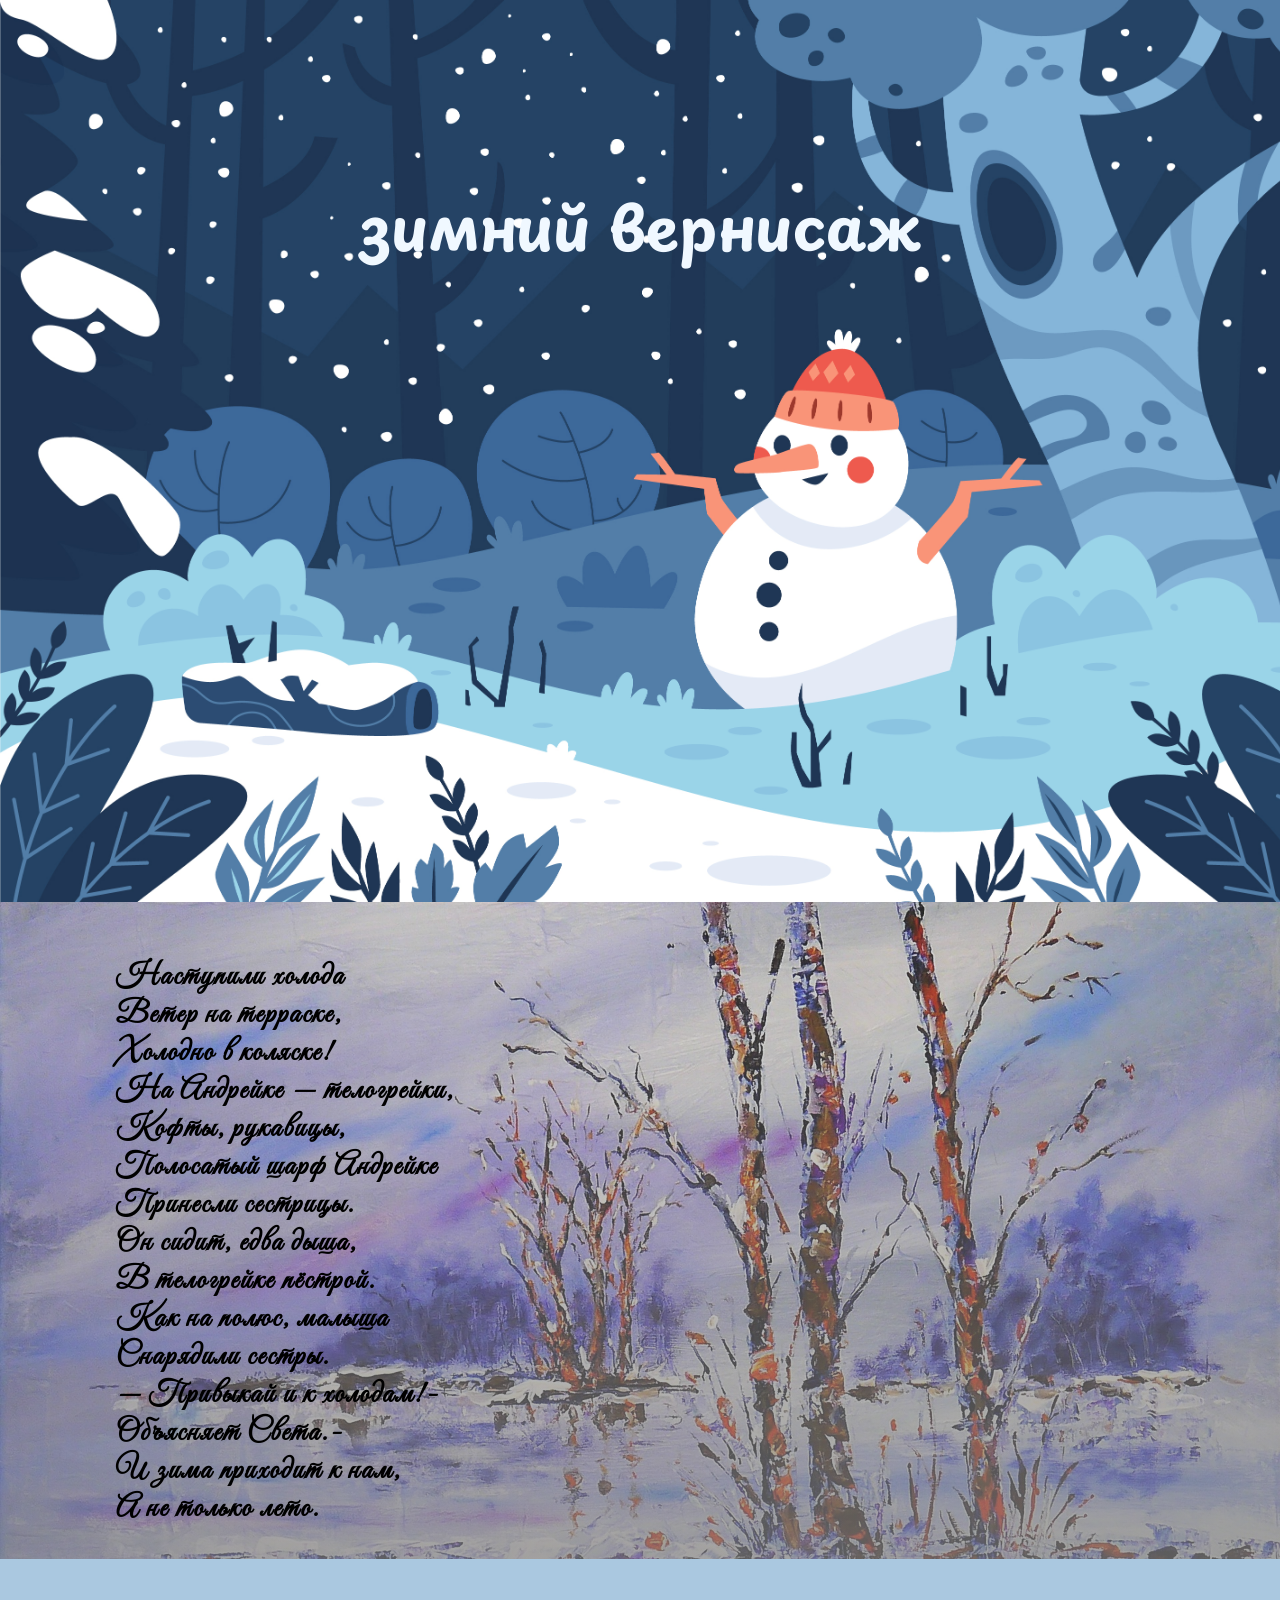
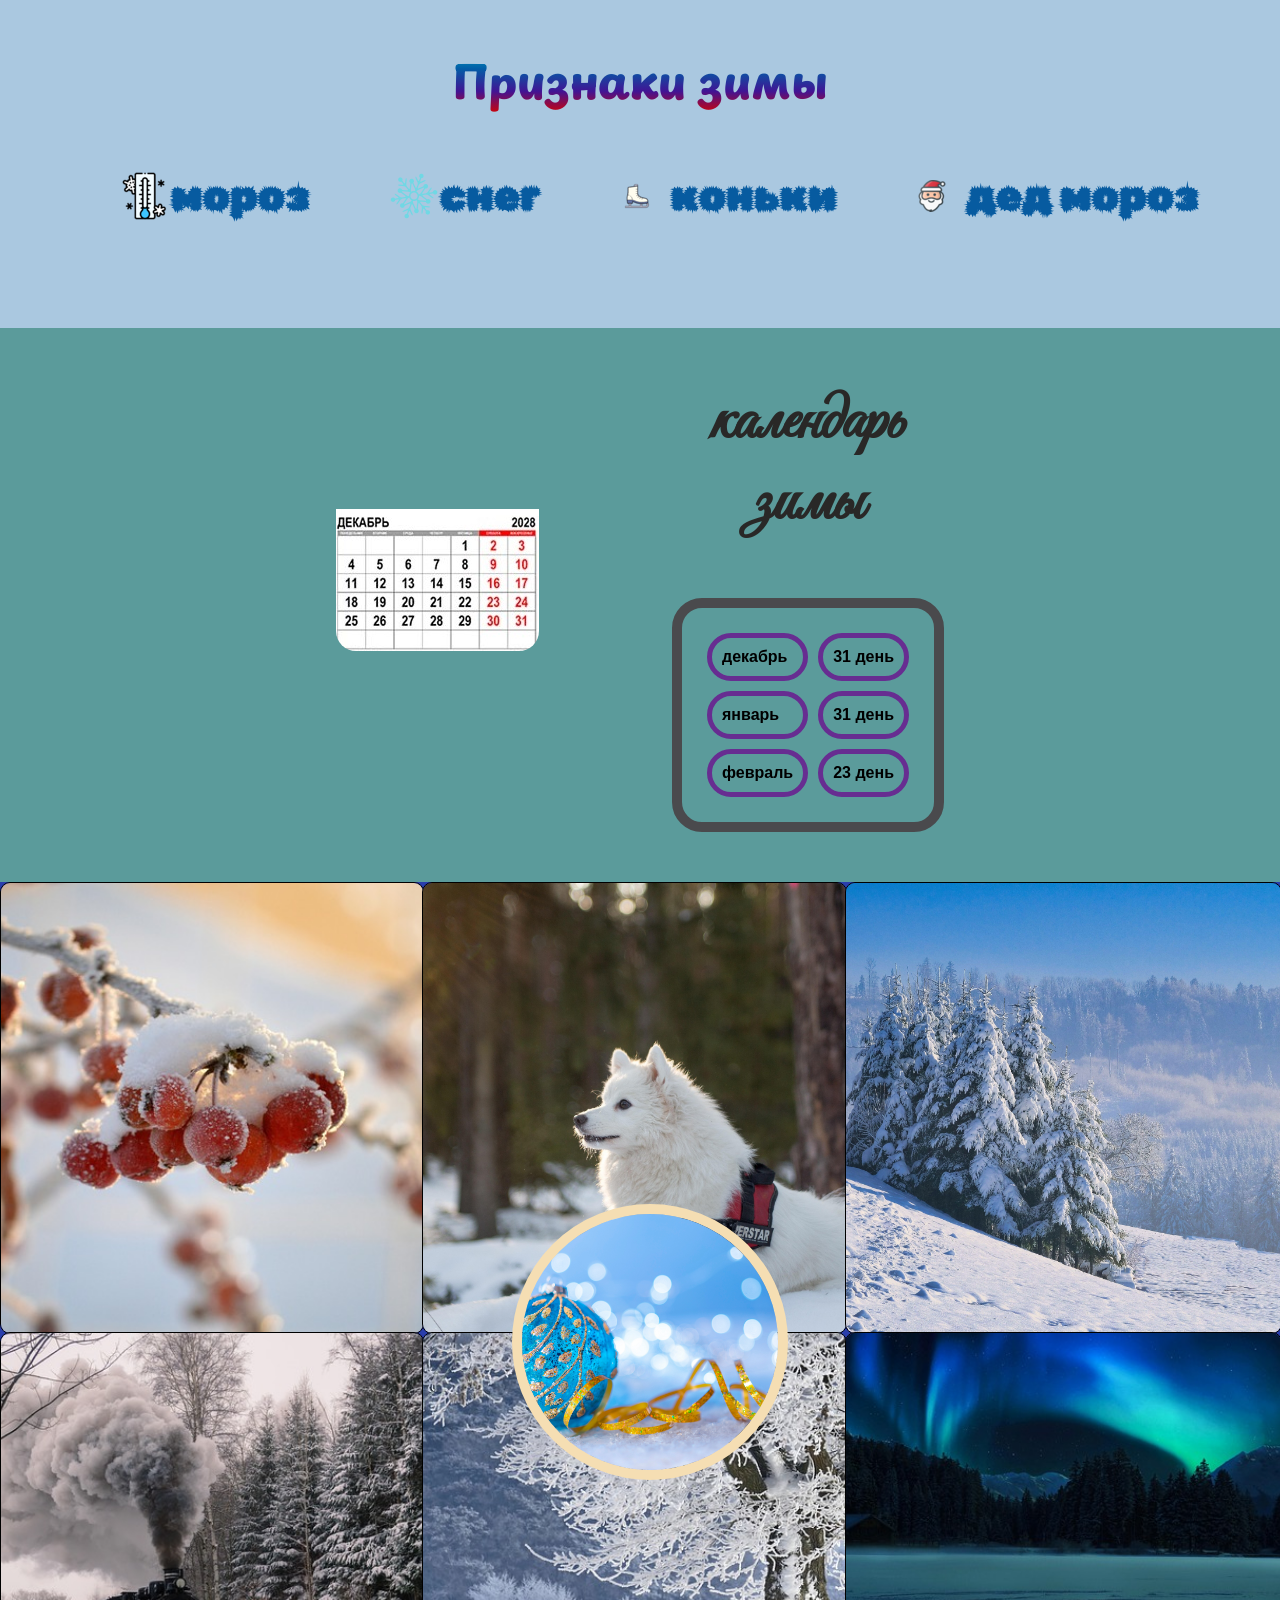
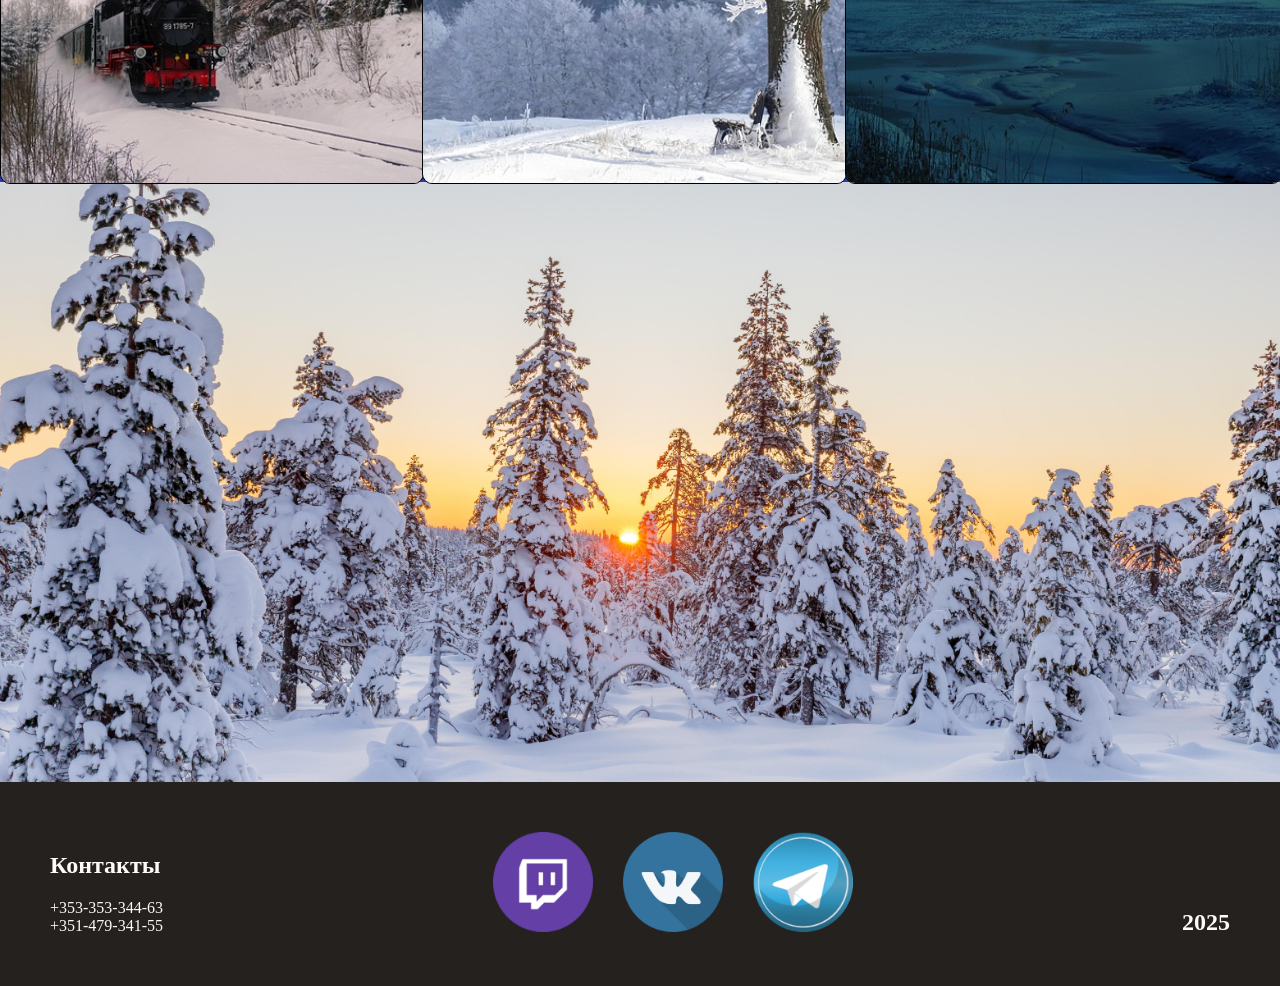
<file: winter.html>
<!DOCTYPE html>
<html lang="en">

<head>
    <meta charset="UTF-8">
    <meta name="viewport" content="width=device-width, initial-scale=1.0">
    <title>Зима</title>
    <link rel="stylesheet" href="winter.css">

</head>

<body>
    <header>
        <img src="img.winter/snowflake-icon_22139.png" alt="" id="снеж1">
        <img src="img.winter/snowflake-icon_22139.png" alt="" id="снеж2">
        <img src="img.winter/snowflake_icon_176581 (1).png" alt="" id="снеж3">
        <img src="img.winter/snowflake_icon_176581 (1).png" alt="" id="снеж4">
        <img src="img.winter/snowflake_icon_176581 (1).png" alt="" id="снеж5">
        <img src="img.winter/snowflake_icon_176581 (1).png" alt="" id="снеж6">
        <h1>зимний вернисаж</h1>
    </header>
    <section id="poema">
        <p>
            Наступили холода <br>
            Ветер на терраске,<br>
            Холодно в коляске!<br>
            На Андрейке — телогрейки,<br>
            Кофты, рукавицы,<br>
            Полосатый шарф Андрейке<br>
            Принесли сестрицы.<br>
            Он сидит, едва дыша,<br>
            В телогрейке пёстрой.<br>
            Как на полюс, малыша<br>
            Снарядили сестры.<br>
            — Привыкай и к холодам!-<br>
            Объясняет Света.-<br>
            И зима приходит к нам,<br>
            А не только лето.
        </p>
    </section>

    <section id="признаки">
        <h2> Признаки зимы</h2>
        <ul>
            <li><a href="#">мороз</a></li>
            <li><a href="#">снег</a></li>
            <li><a href="#">коньки</a></li>
            <li><a href="#">дед моро</a>з</li>
        </ul>
    </section>

    <section id="календарь">
        <div>
            <img src="img.winter/декабрь.jpg" alt="" id="m1">
            <img src="img.winter/январь.jpg" alt="" id="m2">
            <img src="img.winter/февраль.jpg" alt="" id="m3">
        </div>
        <table>
            <caption>
                <h2> календарь зимы</h2>
            </caption>
            <tr>
                <td id="дек">декабрь</td>
                <td>31 день</td>
            </tr>
            <tr>
                <td id="ян">январь</td>
                <td>31 день</td>
            </tr>
            <tr>
                <td id="фев">февраль</td>
                <td>23 день</td>
            </tr>
        </table>
    </section>

    <section id="галерея">
        <img src="img.winter/winter6 (4).jpg" alt="" id="гал1">
        <img src="img.winter/anim12.jpg" alt="" id="гал2">
        <img src="img.winter/winter8 (2).jpg" alt="" id="гал3">
        <img src="img.winter/winter7 (3).jpg" alt="" id="гал4">
        <img src="img.winter/anim13.jpg" alt="" id="гал5">
        <img src="img.winter/anim14.jpg" alt="" id="гал6">
        <img src="img.winter/anim15.jpg" alt="" id="гал7">

    </section>

    <section id="ифрейм">
        <iframe title="Christmas" frameborder="0" width="750" height="400"
            src="https://view.genially.com/694ec79c36aba368e6926198" type="text/html" allowscriptaccess="always"
            allowfullscreen="true" scrolling="yes" allownetworking="all"></iframe>

    </section>

    <footer>

          <div id="контакты">
            <h2>Контакты</h2>
            <a href="tel:+35335334463">+353-353-344-63</a> <br>
            <a href="tel:+35147934155">+351-479-341-55</a> 
        </div>

        <div class="социал">
            <a href="https://www.twitch.tv/" target="_blank"><img src="img.winter/twitch_icon_146123.png" alt=""></a>
            <a href="https://vk.com/" target="_blank"><img src="img.winter/vkontakte_icon-icons.com_69251.png" alt=""></a>
            <a href="https://web.telegram.org/k/" target="_blank"><img src="img.winter/1486146469-telegram_79439 (1).png" alt=""></a>
        </div>
      
        <h2 id="год">2025</h2>
    </footer>
    <script src="winter.js"></script>

</body>

</html>
</file>
<file: winter.css>
@font-face {
    font-family: playpen;
    src: url(fonts/PlaypenSans-VariableFont_wght.ttf);
}

@font-face {
    font-family: greate;
    src: url(fonts/GreatVibes-Regular.ttf)
}

@font-face {
    font-family: rubik;
    src: url(fonts/RubikBeastly-Regular.ttf)
}


header {
    background-image: url(img.winter/83183160_9980928.jpg);
    height: 100vh;
    background-size: cover;
    padding: 1px;
    position: relative;
}

#снеж1 {
    position: absolute;
    top: -150px;
    left: 25%;
    animation: foul 5s infinite;
    animation-delay: 1s;

}

#снеж3 {
    position: absolute;
    top: -150px;
    left: 40%;
    animation: foul 5s infinite;
    animation-delay: 1.9s;
}


#снеж2 {
    position: absolute;
    top: -150px;
    left: 60%;
    animation: foul 5s infinite;
}


#снеж6 {
    position: absolute;
    top: -150px;
    left: 80%;
    animation: foul 5s infinite;
    animation-delay: 2.7s;
}

#снеж5 {
    position: absolute;
    top: -150px;
    left: 95%;
    animation: foul 5s infinite;
    animation-delay: 2.3s;
}


#снеж4 {
    position: absolute;
    top: -150px;
    left: 10%;
    animation: foul 5s infinite;
    animation-delay: 0.8s;
}

@keyframes foul {
    from {
        top: -150px;
        transform: rotate(0);
        opacity: 1;
    }

    to {
        top: 100vh;
        transform: rotate(720deg);
        opacity: 0;
    }

}

h1 {
    text-align: center;
    margin-top: 180px;
    font-size: 60px;
    color: aliceblue;
    font-family: playpen;
    animation: fart 3.2s infinite alternate;

}

@keyframes fart {
    from {
        color: aliceblue;
    }

    40% {
        color: rgb(66, 121, 202);
    }

    to {
        color: aqua;
    }
}

#poema {
    background: linear-gradient(rgba(128, 128, 128, 0.281), rgba(128, 128, 128, 0.719)), url(img.winter/art-2200731_1920.jpg);
    /* height: 100vh; */
    background-size: cover;
    padding: 1px;
    /* border-top: 20px solid rgb(124, 165, 255); */
}

#poema p {
    border: 0px solid rgb(136, 89, 20);
    width: fit-content;
    margin-left: 9%;
    margin-top: 55px;
    font-size: 30px;
    font-family: greate;
    font-weight: 650;
    letter-spacing: 2px;
}

#признаки h2 {
    text-align: center;
    font-size: 45px;
    background: linear-gradient(rgb(2, 183, 196), rgb(2, 93, 167), rgb(65, 20, 148), rgb(211, 2, 2));
    background-clip: text;
    color: transparent;
    font-family: playpen;
    font-weight: 900;
}


li {
    animation: перелив 1.8s infinite alternate;
    transition: all 0.5s;
}

li:first-child {
    background-image: url(img.winter/thermometer_cold_winter_temperature_icon_175548.png);
    background-repeat: no-repeat;
    padding-left: 50px;
    padding-top: 15px;
    padding-bottom: 15px;
    background-position: left center;
}

#признаки a {
    color: rgb(7, 91, 160);
    text-decoration: none;
    animation: перелив 1.8s infinite alternate;
}

li:nth-child(2) {
    background-image: url(img.winter/snowflake-icon_22139.png);
    background-repeat: no-repeat;
    padding-left: 50px;
    padding-top: 15px;
    padding-bottom: 15px;
    background-position: left center;
}

li:nth-child(3) {
    background-image: url(img.winter/ice-skate_113377.png);
    background-repeat: no-repeat;
    padding-left: 50px;
    padding-top: 15px;
    padding-bottom: 15px;
    background-position: left center;
}

li:last-child {
    background-image: url(img.winter/santaclaus_108480.png);
    background-repeat: no-repeat;
    padding-left: 50px;
    padding-top: 15px;
    padding-bottom: 15px;
    background-position: left center;
}

ul {
    list-style-type: none;
    font-size: 42px;
    font-family: rubik;
    color: rgb(7, 91, 160);
    display: flex;
    justify-content: space-evenly;
}

#признаки {
    background-color: rgb(170, 200, 224);
    padding: 50px 0px;
}

li:hover {
    transform: scale(1.2);

}

@keyframes перелив {
    from {
        color: rgb(26, 147, 247);
    }

    50% {
        color: rgb(41, 29, 104);
    }

    to {
        color: rgb(190, 31, 204);
    }

}

#календарь h2 {
    font-size: 65px;
    text-align: center;
    font-family: greate;
    color: rgb(41, 40, 39);
    font-weight: 850;
}

#календарь {
    background-color: rgb(91, 155, 155);
    ;
    padding: 0px 0px 50px 0;
    display: flex;
    justify-content: space-evenly;
    align-items: center;
}

#календарь table {
    padding: 15px;
    border: 10px solid rgb(74, 74, 77);
    border-radius: 30px;
    font-family: Arial, Helvetica, sans-serif;
    font-weight: 650;
    border-spacing: 10px;
}


#календарь td {
    padding: 10px;
    border: 5px solid rgb(103, 45, 145);
    border-radius: 30px;
    cursor: pointer;
}

td:hover {
    background-color: rgb(135, 235, 235);
    transform: scale(1.2) rotate(5deg);

}

body {
    margin: 0;
}

#календарь div {
    position: relative;
    height: 142px;
}

#m1 {
    position: absolute;
    top: 0;
    left: 0;
    z-index: 1;
    transition: all 0.5s;
    border-radius: 0 0 20px 20px;
}

#m2 {
    position: absolute;
    top: 0;
    left: 0;
    transition: all 0.5s;
    border-radius: 0 0 20px 20px;
}

#m3 {
    position: absolute;
    top: 0;
    left: 0;
    transition: all 0.5s;
    border-radius: 0 0 20px 20px;
}

#галерея img {
    border: black 1px solid;
    transition: all 0.5s;
    border-radius: 10px;
}

#галерея img:hover {
    transform: scale(1.2);
}

#гал1 {
    width: 20vw;
    height: 20vw;
    border-radius: 50% !important;
    position: absolute;
    left: calc(50% - 10vw);
    top: calc(50vh - 10vw);
    z-index: 1;
    object-fit: cover;
    border: wheat 10px solid !important;


}

#галерея {
    position: relative;
    height: 100vh;
    background-color: rgb(42, 62, 172);

}

#гал2 {
    position: absolute;
    left: calc(50% - 5vw);
    top: calc(50vh - 5vw);
    width: 10vw;
    height: 10vw;
}

@keyframes anim1 {
    from {
        left: calc(50% - 5vw);
        top: calc(50vh - 5vw);
    }

    to {
        top: 0;
        left: 0;
        width: 33vw;
        height: 50vh;
        object-fit: cover;
    }
}

#гал3 {
    position: absolute;
    left: calc(50% - 5vw);
    top: calc(50vh - 5vw);
    width: 10vw;
    height: 10vw;
}

@keyframes anim2 {
    from {
        left: calc(50% - 5vw);
        top: calc(50vh - 5vw);
    }

    to {
        top: 0;
        left: 33vw;
        width: 33vw;
        height: 50vh;
        object-fit: cover;
    }
}

#гал4 {
    position: absolute;
    left: calc(50% - 5vw);
    top: calc(50vh - 5vw);
    width: 10vw;
    height: 10vw;

}

@keyframes anim3 {
    from {
        left: calc(50% - 5vw);
        top: calc(50vh - 5vw);
    }

    to {
        top: 0;
        left: 66vw;
        width: 34vw;
        height: 50vh;
        object-fit: cover;
    }
}

#гал5 {
    position: absolute;
    left: calc(50% - 5vw);
    top: calc(50vh - 5vw);
    width: 10vw;
    height: 10vw;

}

@keyframes anim4 {
    from {
        left: calc(50% - 5vw);
        top: calc(50vh - 5vw);
    }

    to {
        top: 50vh;
        left: 0vw;
        width: 33vw;
        height: 50vh;
        object-fit: cover;
    }
}

#гал6 {
    position: absolute;
    left: calc(50% - 5vw);
    top: calc(50vh - 5vw);
    width: 10vw;
    height: 10vw;

}

@keyframes anim5 {
    from {
        left: calc(50% - 5vw);
        top: calc(50vh - 5vw);
    }

    to {
        top: 50vh;
        left: 33vw;
        width: 33vw;
        height: 50vh;
        object-fit: cover;
    }
}


#гал7 {
    position: absolute;
    left: calc(50% - 5vw);
    top: calc(50vh - 5vw);
    width: 10vw;
    height: 10vw;

}

@keyframes anim6 {
    from {
        left: calc(50% - 5vw);
        top: calc(50vh - 5vw);
    }

    to {
        top: 50vh;
        left: 66vw;
        width: 34vw;
        height: 50vh;
        object-fit: cover;
    }
}

.гал2 {
    animation: anim1 5s forwards;
}

.гал3 {
    animation: anim2 5s forwards;
    animation-delay: 1s;
}

.гал4 {
    animation: anim3 5s forwards;
    animation-delay: 1.5s;
}

.гал5 {
    animation: anim4 5s forwards;
    animation-delay: 2s;
}

.гал6 {
    animation: anim5 5s forwards;
    animation-delay: 2.5s;
}

.гал7 {
    animation: anim6 5s forwards;
    animation-delay: 3s;
}

#ифрейм {
    padding-top: 100px;
    padding-bottom: 100px;
    text-align: left;
    background-image: url(img.winter/winter-5892335.jpg);
    background-repeat: no-repeat;
    background-size: cover;
    background-position: 0px -100px;
}

#ифрейм iframe {
    /* width: 50%;
    height: 100%; */
    display: block;
    background-color: rgba(240, 248, 255, 0);
    margin-left: -100px;
}

footer {
    padding: 50px;
    background-color: rgb(36, 33, 30);
    display:flex;
    justify-content: space-between;
}

footer h2 {
    color: snow;
}

#контакты a {
    color: snow;
    text-decoration: none;
}

#год {
    align-self:flex-end;
    margin-bottom: 0;
}

.социал {
    display: flex;
    gap: 30px;
}

.социал img {
    width: 100px;
    height: 100px;
}
</file>
